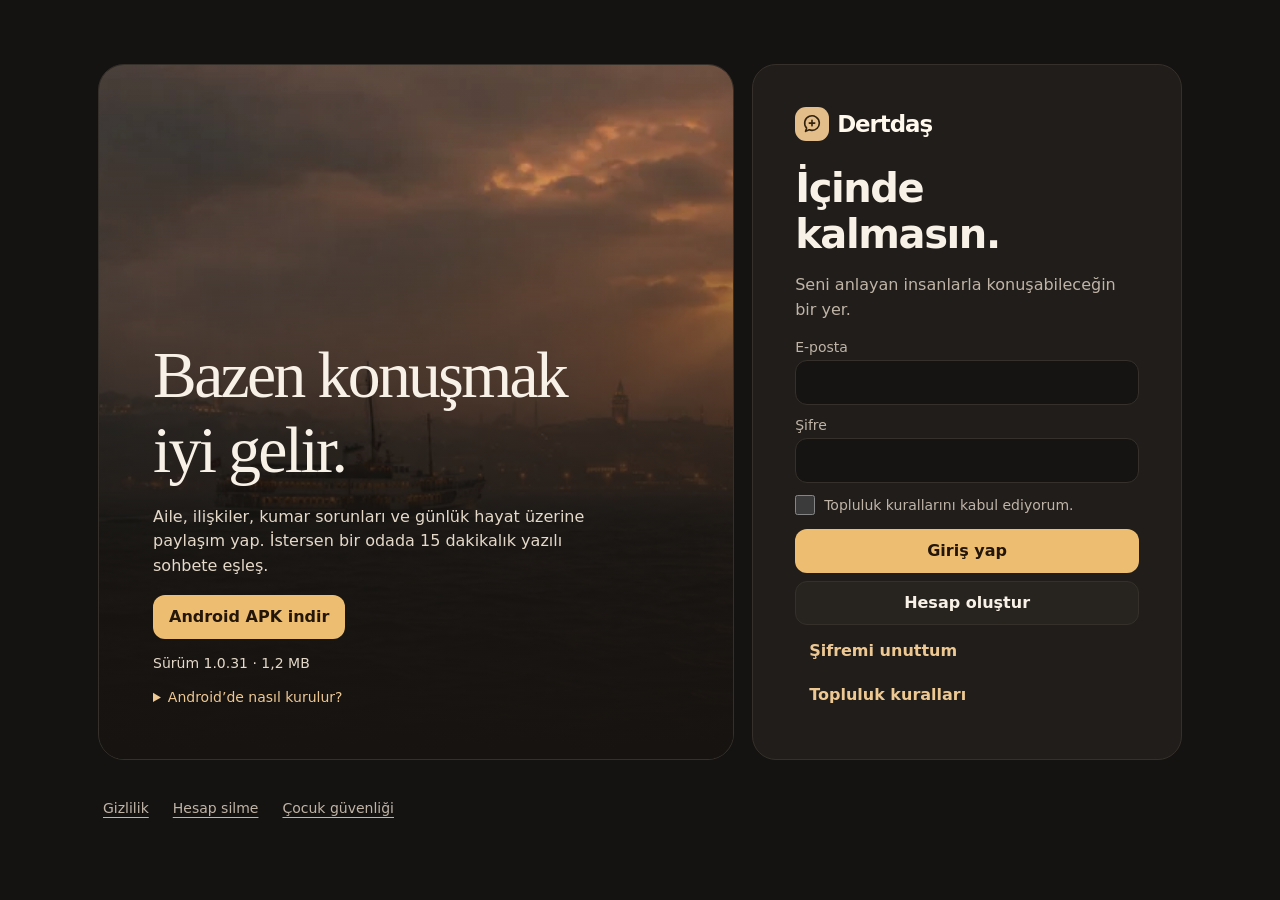
<file: index.html>
<!doctype html>
<html lang="tr">
<head>
  <meta charset="utf-8">
  <meta name="viewport" content="width=device-width, initial-scale=1">
  <meta name="theme-color" content="#151311">
  <meta http-equiv="Content-Security-Policy" content="default-src 'self'; connect-src 'self' https://identitytoolkit.googleapis.com https://securetoken.googleapis.com https://firestore.googleapis.com https://europe-west1-dertdasv2.cloudfunctions.net https://dertdas-api.onrender.com; object-src 'none'; base-uri 'none'">
  <title>Dertdaş · İçinde kalmasın</title>
  <meta name="description" content="Dertdaş topluluklarına katıl, bir yazılı sohbete eşleş veya Android uygulamasını indir.">
  <link rel="stylesheet" href="web.css">
  <link rel="stylesheet" href="style.css?v=31">
  <script defer src="config.js"></script>
  <script defer src="app.js"></script>
  <script defer src="rooms.js"></script>
  <script defer src="release.js"></script>
  <script defer src="written.js?v=31"></script>
  <script defer src="journal.js"></script>
</head>
<body>
<svg class="icon-definitions" aria-hidden="true"><symbol id="i-brand" viewBox="0 0 24 24"><path d="M20 11a8 8 0 0 1-8 8 9 9 0 0 1-3-.6L5 20l1.1-3.5A8 8 0 1 1 20 11Z M9 11h6 M12 8v6"/></symbol><symbol id="i-search" viewBox="0 0 24 24"><path d="M17 17l4 4 M19 11a8 8 0 1 1-16 0 8 8 0 0 1 16 0Z"/></symbol><symbol id="i-refresh" viewBox="0 0 24 24"><path d="M20 4v5h-5 M4 12a8 8 0 0 1 14-5l2 2 M20 12a8 8 0 0 1-14 5l-2-2 M4 20v-5h5"/></symbol><symbol id="i-home" viewBox="0 0 24 24"><path d="M3 10 12 3l9 7v9a2 2 0 0 1-2 2h-4v-7H9v7H5a2 2 0 0 1-2-2Z"/></symbol><symbol id="i-community" viewBox="0 0 24 24"><path d="M3 3h7v7H3z M14 3h7v7h-7z M3 14h7v7H3z M14 14h7v7h-7z"/></symbol><symbol id="i-plus" viewBox="0 0 24 24"><path d="M12 5v14 M5 12h14"/></symbol><symbol id="i-chat" viewBox="0 0 24 24"><path d="M20 11.5a8 8 0 0 1-8 8 9 9 0 0 1-3.2-.6L4 20l1.2-4A8 8 0 1 1 20 11.5Z M8.5 11.5h7"/></symbol><symbol id="i-person" viewBox="0 0 24 24"><path d="M16 8a4 4 0 1 1-8 0 4 4 0 0 1 8 0Z M4 21v-1a6 6 0 0 1 6-6h4a6 6 0 0 1 6 6v1"/></symbol><symbol id="i-heart" viewBox="0 0 24 24"><path d="M20.8 8.7c0 4-8.8 9.2-8.8 9.2S3.2 12.7 3.2 8.7a4.4 4.4 0 0 1 8.8-1 4.4 4.4 0 0 1 8.8 1Z"/></symbol><symbol id="i-spark" viewBox="0 0 24 24"><path d="M12 2.8 14.3 9.7 21.2 12 14.3 14.3 12 21.2 9.7 14.3 2.8 12 9.7 9.7Z"/></symbol><symbol id="i-shield" viewBox="0 0 24 24"><path d="M12 3 20 6v5c0 5-4.4 8.6-8 10-3.6-1.4-8-5-8-10V6Z M9 12l2 2 4-4"/></symbol><symbol id="i-work" viewBox="0 0 24 24"><path d="M3 7h18v13H3Z M8 7V4h8v3 M3 12c7 3 11 3 18 0"/></symbol><symbol id="i-edit" viewBox="0 0 24 24"><path d="M13.5 5.5 18.5 10.5 M4 20l4.5-1 11-11a3.5 3.5 0 0 0-5-5l-11 11Z"/></symbol><symbol id="i-journal" viewBox="0 0 24 24"><path d="M5 20V5a2 2 0 0 1 2-2h12v17H7a2 2 0 0 1 0-4h12 M9 7h6 M9 11h4"/></symbol><symbol id="i-wallet" viewBox="0 0 24 24"><path d="M19 8V6a2 2 0 0 0-2-2L5 7a2 2 0 0 0-2 2v9a2 2 0 0 0 2 2h14a2 2 0 0 0 2-2V9H5 M21 13h-5a2 2 0 0 0 0 4h5"/></symbol><symbol id="i-arrow" viewBox="0 0 24 24"><path d="M5 12h14m-6-6 6 6-6 6"/></symbol></svg>
<div class="web-welcome">
  <section class="web-intro" aria-labelledby="welcomeTitle">
    <img class="web-cover" src="bosphorus.webp" alt="" width="1024" height="680">
    <div class="web-intro-copy">
      <h2 id="welcomeTitle">Bazen konuşmak iyi gelir.</h2>
      <p>Aile, ilişkiler, kumar sorunları ve günlük hayat üzerine paylaşım yap. İstersen bir odada 15 dakikalık yazılı sohbete eşleş.</p>
      <a class="web-download" href="Dertdas-V31.apk" download>Android APK indir</a>
      <p class="web-install">Sürüm 1.0.31 · 1,2 MB</p>
      <details class="web-install">
        <summary>Android’de nasıl kurulur?</summary>
        <p>İndirdiğin dosyayı aç. Telefon izin isterse kullandığın tarayıcı için bu kaynaktan yüklemeye izin ver, sonra kurulum ekranına dön.</p>
      </details>
    </div>
  </section>
  <section id="auth" class="auth" aria-label="Dertdaş hesabı">
  <div class="brand"><span class="brand-mark"><svg class="icon" aria-hidden="true"><use href="#i-brand"></use></svg></span>Dertdaş</div>
  <h1 id="authTitle">İçinde kalmasın.</h1>
  <p id="authIntro" class="muted">Seni anlayan insanlarla konuşabileceğin bir yer.</p>
  <form id="authForm">
    <label for="email">E-posta</label>
    <input id="email" type="email" required autocomplete="email">
    <label for="password">Şifre</label>
    <input id="password" type="password" required autocomplete="current-password">
    <label id="termsChoice" class="check"><input id="acceptTerms" type="checkbox"> Topluluk kurallarını kabul ediyorum.</label>
    <button id="login" type="submit" class="primary wide">Giriş yap</button>
    <button id="register" type="submit" class="wide">Hesap oluştur</button>
  </form>
  <div id="verifyEmail" class="card" hidden><p>E-postandaki doğrulama bağlantısını açıp buraya dön.</p><button id="confirmEmail" class="primary">E-postamı doğruladım</button> <button id="resendEmail">Bağlantıyı tekrar gönder</button></div>
  <div class="auth-links"><button id="resetPassword" type="button" class="quiet">Şifremi unuttum</button><button class="quiet rules-button">Topluluk kuralları</button></div>
  <p id="authStatus" class="notice" role="status"></p>
  </section>
  <footer class="web-footer">
    <a href="privacy.html">Gizlilik</a>
    <a href="hesap-silme.html">Hesap silme</a>
    <a href="cocuk-guvenligi.html">Çocuk güvenliği</a>
  </footer>
</div>
<div id="app" hidden>
  <header><div class="header-inner">
    <div class="brand"><span class="brand-mark"><svg class="icon" aria-hidden="true"><use href="#i-brand"></use></svg></span>Dertdaş</div>
    <div class="header-actions">
      <a class="web-app-download" href="Dertdas-V31.apk" download aria-label="Android APK indir">APK indir</a>
      <button id="headerWallet" class="icon-button wallet-button" aria-label="Jeton ve VIP"><svg class="icon" aria-hidden="true"><use href="#i-wallet"></use></svg></button>
      <button id="toggleSearch" class="icon-button" aria-label="Gönderilerde ara" aria-expanded="false" aria-controls="searchPanel"><svg class="icon" aria-hidden="true"><use href="#i-search"></use></svg></button>
      <button id="refresh" class="icon-button" aria-label="Yenile"><svg class="icon" aria-hidden="true"><use href="#i-refresh"></use></svg></button>
    </div>
  </div></header>
  <p id="postConfirmation" class="notice post-confirmation" role="status" aria-live="polite"></p>
  <main id="main">
    <p id="status" class="notice" role="status"></p>
    <section id="feed">
      <div id="searchPanel" class="search-panel" hidden><label class="sr-only" for="search">Gönderilerde ara</label><input id="search" type="search" placeholder="Gönderilerde ara"></div>
      <section class="home-hero" aria-labelledby="homeTitle">
        <h1 id="homeTitle">İçinde<br>kalmasın.</h1>
        <p>İçini dökebileceğin, dinlenebileceğin bir yer.</p>
        <button id="homeWritten" type="button" class="home-chat">
          <svg class="icon" aria-hidden="true"><use href="#i-chat"></use></svg>
          Yazılı sohbet başlat
          <svg class="icon home-arrow" aria-hidden="true"><use href="#i-arrow"></use></svg>
        </button>
      </section>
      <button id="heroCompose" type="button" class="home-share">
        <span class="home-share-icon"><svg class="icon" aria-hidden="true"><use href="#i-edit"></use></svg></span>
        <span>Bir paylaşım yaz</span>
        <svg class="icon home-arrow" aria-hidden="true"><use href="#i-arrow"></use></svg>
      </button>
      <div class="community-heading"><h2>Topluluklar</h2><button class="text-button" data-tab="communities">Tümünü gör <svg class="icon" aria-hidden="true"><use href="#i-arrow"></use></svg></button></div>
      <div id="chips" class="chips" aria-label="Topluluklar"></div>
      <div class="feed-heading"><h2>Akış</h2><button id="unanswered" aria-pressed="false">Cevap bekleyenler</button></div>
      <div id="posts" aria-live="polite"></div>
    </section>
    <section id="communities" hidden><h1>Topluluklar</h1><div id="communityList" class="grid"></div></section>
    <section id="room" hidden>
      <div class="room-nav"><button id="roomBack">‹ Akış</button><span id="roomName"></span><span id="roomMark" aria-hidden="true"></span></div>
      <div class="room-hero"><h1 id="roomTitle"></h1><p id="roomIntro"></p><button id="shareRoom" hidden>Odayı paylaş</button></div>
      <article class="room-panel counter-panel" id="recoveryCounter" hidden>
        <div class="room-panel-heading"><h2>Kumarsız zaman</h2><span>Bu cihaza özel</span></div>
        <div class="counter-values"><div><strong id="recoveryDays">0</strong><span>gün</span></div><div><strong id="recoveryHours">0</strong><span>saat</span></div></div>
        <p id="recoveryStartDate" class="recovery-start" hidden></p>
        <div class="counter-actions"><button id="recoveryEdit">Sayacı başlat</button><button id="recoveryClear" class="quiet" hidden>Sıfırla</button></div>
      </article>
      <article class="room-panel written-panel">
        <div class="room-panel-heading"><h2>Yazılı sohbet</h2></div>
        <p>15 dakika · Günde ilk görüşme ücretsiz. Sonrasında 25 jeton veya bir VIP yazılı görüşme hakkı.</p>
        <div class="match-roles"><button id="writtenStart">Eşleşme ara</button><button id="writtenCancel" hidden>Aramayı iptal et</button><button id="writtenJoin" hidden>Görüşmeye katıl</button><button id="writtenWallet" hidden>Mağazayı aç</button><button id="writtenFavorites" type="button">Favoriler</button></div>
        <p id="writtenSearchStatus" class="match-status" role="status"></p>
      </article>
      <article id="roomTool" class="room-panel" hidden></article>
      <details id="vipRoomGuide" class="room-guide room-content" hidden>
        <summary id="vipRoomGuideTitle"></summary>
        <p id="vipRoomGuideStatus" role="status"></p>
        <ol id="vipRoomGuideSteps" hidden></ol>
        <button id="roomVipShop" hidden>VIP üyeliği incele</button>
      </details>
      <div class="room-content"><h2>Oda rehberi</h2><div id="roomGuides"></div></div>
      <div class="room-content"><h2>Bir yerden başla</h2><button id="roomPrompt" class="room-prompt"></button></div>
      <div class="room-post-heading"><h2>Oda paylaşımları</h2><button id="roomCompose">Yaz</button></div>
      <p id="roomPostStatus" class="match-status" role="status"></p>
      <div id="roomPosts" aria-live="polite"></div>
    </section>
    <section id="journal" hidden aria-labelledby="journalTitle">
      <header class="journal-header">
        <span class="journal-mark" aria-hidden="true"><svg class="icon"><use href="#i-journal"></use></svg></span>
        <div><h1 id="journalTitle">Günlüğüm</h1><p>Notların yalnızca bu cihazda saklanır.</p></div>
      </header>
      <form id="journalForm" class="card journal-form">
        <label id="journalLabel" for="journalText">Bugün aklında ne var?</label>
        <textarea id="journalText" rows="5" maxlength="5000" required placeholder="İçinden geçenleri yaz…"></textarea>
        <div class="journal-actions">
          <button id="journalSave" type="submit" class="primary">Notu kaydet</button>
          <button id="journalCancel" type="button" class="quiet" hidden>Vazgeç</button>
        </div>
      </form>
      <p id="journalStatus" class="notice" role="status"></p>
      <h2 class="journal-list-title">Geçmiş notlar</h2>
      <div id="journalEntries"></div>
    </section>
    <section id="profile" hidden aria-labelledby="profileName">
      <div class="profile-hero">
        <span id="profileAvatar" class="avatar" aria-hidden="true"></span>
        <div><p>Profilim</p><h1 id="profileName"></h1></div>
      </div>
      <section class="card profile-card" aria-labelledby="profileDetails">
        <h2 id="profileDetails">Profil bilgileri</h2>
        <form id="profileForm">
          <label for="nick">Görünen ad</label>
          <div class="profile-field"><input id="nick" minlength="2" maxlength="24" required><button>Kaydet</button></div>
          <p id="profileNameStatus" class="notice profile-status" role="status"></p>
        </form>
        <form id="handleForm">
          <label for="handle">Kullanıcı adı</label>
          <div class="profile-field"><input id="handle" pattern="[a-zA-Z0-9_]{3,24}" maxlength="24" placeholder="kullanici_adin" aria-describedby="handleHint" required><button>Kaydet</button></div>
          <small id="handleHint">Hesabın için benzersiz bir kullanıcı adı seç.</small>
          <p id="profileHandleStatus" class="notice profile-status" role="status"></p>
        </form>
      </section>
      <section class="card profile-card" aria-labelledby="profileInterests">
        <h2 id="profileInterests">İlgilendiğin odalar</h2>
        <p class="profile-hint">Seçtiğin odaların paylaşımları akışta öne çıkar.</p>
        <div id="topicPreferences"></div>
      </section>
      <div class="profile-shortcuts">
        <button id="openWallet"><svg class="icon" aria-hidden="true"><use href="#i-wallet"></use></svg>Jeton ve VIP</button>
        <button id="openActivity"><svg class="icon" aria-hidden="true"><use href="#i-chat"></use></svg>Bildirimler</button>
      </div>
      <section class="card profile-card profile-account" aria-labelledby="profilePrivacy">
        <h2 id="profilePrivacy">Gizlilik ve hesap</h2>
        <label class="check"><input id="replyNotices" type="checkbox" checked> Gönderi yanıtlarını bildirimlerde göster</label>
        <button id="openPrivacy">Gizlilik politikası</button><div id="blockedList"></div>
        <div class="profile-account-actions"><button class="quiet rules-button">Topluluk kuralları</button><button id="requestDelete" class="quiet danger">Hesap silme talebi</button></div>
      </section>
      <button id="moderate" hidden>Moderasyon paneli</button>
      <button id="logout" class="quiet">Çıkış yap</button>
    </section>
    <section id="moderation" hidden><h1>Moderasyon</h1><div id="reportList"></div></section>
    <section id="deletion" hidden>
      <h1>Hesap silme talebi</h1>
      <div class="card"><p>Talep, hesabının ve hesabına bağlı profil, paylaşım, yorum ve mesaj verilerinin silinmesi için incelemeye gönderilir.</p><button id="confirmDelete" class="danger">Silme talebini gönder</button></div>
      <button id="cancelDelete">Geri dön</button>
    </section>
  </main>
  <nav id="nav" aria-label="Ana menü">
    <button data-tab="feed"><svg class="icon" aria-hidden="true"><use href="#i-home"></use></svg><span>Akış</span></button>
    <button data-tab="communities"><svg class="icon" aria-hidden="true"><use href="#i-community"></use></svg><span>Topluluklar</span></button>
    <button id="compose"><span class="nav-compose"><svg class="icon" aria-hidden="true"><use href="#i-plus"></use></svg></span><span>Paylaş</span></button>
    <button data-tab="journal"><svg class="icon" aria-hidden="true"><use href="#i-journal"></use></svg><span>Günlük</span></button>
    <button data-tab="profile"><svg class="icon" aria-hidden="true"><use href="#i-person"></use></svg><span>Profil</span></button>
  </nav>
</div>
<dialog id="recoveryDialog">
  <form id="recoveryForm">
    <h2>Kumarsız zaman başlangıcı</h2>
    <p>Sayacın başlangıç tarihi yalnızca bu cihazda saklanır.</p>
    <label for="recoveryDate">Başlangıç tarihi ve saati</label>
    <input id="recoveryDate" type="datetime-local" required>
    <p class="notice" id="recoveryError" role="status"></p>
    <div class="row"><button type="button" data-close="recoveryDialog">Vazgeç</button><button class="primary">Kaydet</button></div>
  </form>
</dialog>
<dialog id="composer">
  <form id="postForm">
    <h2>Yeni paylaşım</h2>
    <label for="category">Topluluk</label><select id="category"></select>
    <label for="postText">Paylaşımın</label><textarea id="postText" rows="5" maxlength="1000" required placeholder="Bugün aklında ne var?"></textarea>
    <p id="composeStatus" class="notice" role="status"></p>
    <div class="row"><button type="button" id="composeCancel" data-close="composer">Vazgeç</button><button class="primary">Paylaş</button></div>
  </form>
</dialog>
<dialog id="feedback">
  <form id="feedbackForm">
    <h2 id="feedbackTitle"></h2><p id="feedbackText"></p>
    <label id="reasonLabel" for="reason">Bildirme nedeni</label>
    <textarea id="reason" maxlength="500" rows="3"></textarea>
    <p id="feedbackStatus" class="notice" role="status"></p>
    <div class="row"><button type="button" data-close="feedback">Vazgeç</button><button id="feedbackOK" class="primary">Onayla</button></div>
  </form>
</dialog>
<dialog id="rules">
  <h2>Topluluk kuralları</h2>
  <p>İnsanlara saygılı davran. Tehdit, taciz, nefret söylemi, cinsel içerik, dolandırıcılık, spam ve kumar reklamları yasaktır.</p>
  <p>Başkasının kimlik ve iletişim bilgilerini paylaşma. Kendi adresini, telefonunu ve benzeri özel bilgilerini de gönderilerden uzak tut.</p>
  <p>Gönderileri, yorumları ve kullanıcıları bildirebilirsin. Moderatörler içerikleri kaldırabilir ve hesapların erişimini durdurabilir.</p>
  <form method="dialog"><button class="primary">Kapat</button></form>
</dialog>
<dialog id="termsGate">
  <h2>Topluluk kuralları</h2>
  <p>Devam etmek için Dertdaş topluluk kurallarını kabul et.</p>
  <button class="quiet rules-button wide">Kuralları oku</button>
  <p id="termsStatus" class="notice" role="status"></p>
  <div class="row"><button id="termsExit">Çıkış yap</button><button id="termsAccept" class="primary">Kabul et</button></div>
</dialog>
  <dialog id="activityDialog"><div class="split"><h2>Bildirimler</h2><button id="closeActivity">Kapat</button></div>
    <p id="activityStatus" role="status"></p><div id="activityRows"></div>
  </dialog>
  <dialog id="privacyDialog"><div class="split"><h2>Gizlilik politikası</h2><button id="closePrivacy">Kapat</button></div>
    <div id="privacyText"></div>
  </dialog>
  <dialog id="walletDialog" aria-labelledby="shopTitle">
    <div class="split shop-top"><h2 id="shopTitle">Jeton ve VIP</h2><button id="closeWallet" aria-label="Kapat">Kapat</button></div>
    <section class="wallet-summary" aria-labelledby="walletBalanceTitle">
      <h3 id="walletBalanceTitle">Jeton bakiyen</h3>
      <div class="wallet-total" aria-live="polite">
        <strong id="walletBalance">—</strong><span id="walletUnit" hidden>jeton</span>
      </div>
      <p id="walletBalanceStatus" class="wallet-note" role="status"></p>
      <p id="walletVipSummary" class="wallet-note" hidden></p>
    </section>
    <p id="paymentStatus" class="shop-notice" role="status"></p>
    <section class="vip-plans" aria-label="VIP üyelikler">
      <p>VIP paketleri ve ek görüşme hakları.</p>
      <div id="vipPlans"></div>
    </section>
    <section class="shop-products" aria-labelledby="shopPackagesTitle">
      <h3 id="shopPackagesTitle">Jeton paketleri</h3>
      <p>Yazılı görüşmeler ve oda özellikleri için.</p>
      <div id="walletProducts"></div>
    </section>
    <button id="shopSignIn" class="primary" hidden>Giriş yap</button>
    <button id="syncPlay" hidden>Bakiyeyi yenile</button>
    <details id="walletActivity" hidden><summary>Jeton hareketleri</summary><div id="walletHistory"></div></details>
  </dialog>
  <dialog id="decisionSheet" aria-labelledby="decisionTitle" aria-describedby="decisionInfo">
    <form method="dialog">
      <header class="decision-header">
        <span class="decision-mark" id="decisionMark" aria-hidden="true">↗</span>
        <div><h2 id="decisionTitle"></h2><p id="decisionInfo"></p></div>
      </header>
      <ul id="decisionDetails" hidden></ul>
      <footer class="decision-actions">
        <button id="decisionCancel" value="cancel" autofocus>Vazgeç</button>
        <button id="decisionConfirm" class="primary" value="confirm">Devam et</button>
      </footer>
    </form>
  </dialog>
  <dialog id="writtenDialog" aria-labelledby="writtenTitle">
    <div class="chat-top">
      <span id="writtenAvatar" class="chat-avatar" aria-hidden="true">D</span>
      <div class="chat-heading">
        <h2 id="writtenTitle">Yazılı sohbet</h2>
        <p id="writtenRoom"></p>
      </div>
      <p id="writtenClock" aria-label="Kalan süre" hidden></p>
      <details id="writtenMenu" class="chat-menu">
        <summary aria-label="Sohbet seçenekleri">⋯</summary>
        <div>
          <button id="writtenReport" type="button">Bildir</button>
          <button id="writtenBlock" type="button">Engelle</button>
          <button id="writtenEnd" type="button" class="danger">Sohbeti bitir</button>
        </div>
      </details>
    </div>
    <div id="writtenActions" class="chat-actions" hidden>
      <button id="writtenExtend" type="button"><span aria-hidden="true">◷</span> Uzat</button>
      <button id="writtenFavorite" type="button" aria-pressed="false"><span aria-hidden="true">☆</span> Favori</button>
      <button id="writtenGift" type="button" aria-expanded="false" aria-controls="writtenGifts"><span aria-hidden="true">✦</span> Hediye</button>
    </div>
    <div id="writtenOffer" class="chat-offer" hidden>
      <p id="writtenOfferText"></p>
      <div id="writtenOfferActions" hidden><button id="writtenDecline" type="button">Reddet</button><button id="writtenAccept" type="button" class="primary">Kabul et</button></div>
    </div>
    <p id="writtenStatus" role="status"></p>
    <div id="writtenItems" role="log" aria-label="Görüşme mesajları" aria-live="polite" aria-relevant="additions"></div>
    <section id="writtenGifts" class="chat-gifts" aria-labelledby="writtenGiftsTitle" hidden>
      <div class="split"><h3 id="writtenGiftsTitle">Bir hediye seç</h3><button id="writtenGiftsClose" type="button" aria-label="Hediyeleri kapat">×</button></div>
      <div id="writtenGiftList"></div>
    </section>
    <form id="writtenForm" hidden>
      <input id="writtenText" maxlength="1000" required aria-label="Mesaj" placeholder="Mesaj yaz…" autocomplete="off">
      <button class="primary" aria-label="Mesajı gönder"><span aria-hidden="true">↑</span></button>
    </form>
  </dialog>
  <dialog id="writtenFavoritesDialog" aria-labelledby="writtenFavoritesTitle">
    <div class="split"><h2 id="writtenFavoritesTitle">Favori sohbet arkadaşları</h2><button id="writtenFavoritesClose" type="button">Kapat</button></div>
    <p id="writtenFavoritesStatus" role="status"></p>
    <div id="writtenFavoritesList"></div>
  </dialog>
</body>
</html>
</file>
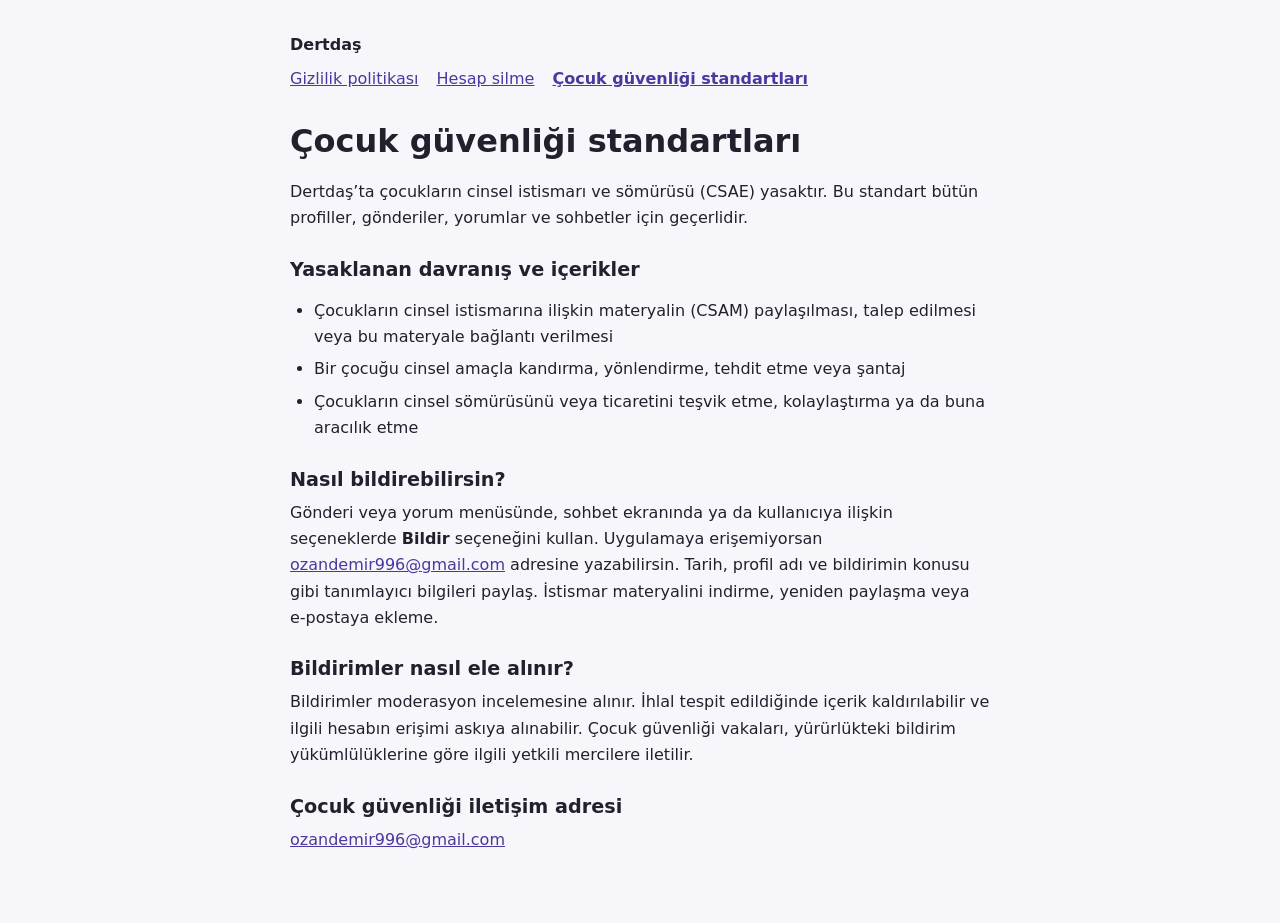
<file: cocuk-guvenligi.html>
<!doctype html>
<html lang="tr">
<head>
<meta charset="utf-8">
<meta name="viewport" content="width=device-width, initial-scale=1">
<title>Dertdaş · Çocuk güvenliği standartları</title>
<style>
  :root { color-scheme: light; font-family: system-ui, sans-serif; color: #20212c; background: #f7f7fb; }
  body { margin: 0; }
  main { max-width: 700px; margin: 0 auto; padding: 32px 20px 56px; line-height: 1.65; overflow-wrap: anywhere; }
  nav { display: flex; flex-wrap: wrap; gap: 8px 18px; margin: 8px 0 28px; }
  a { color: #4d36a0; }
  [aria-current] { font-weight: 650; }
  h1, h2 { line-height: 1.25; }
  h1 { margin: 0 0 18px; }
  h2 { margin: 26px 0 8px; font-size: 1.2rem; }
  p { margin: 0 0 14px; }
  ul, ol { padding-left: 1.5em; }
  li { margin-bottom: 6px; }
</style>
</head>
<body>
<main>
<header><strong>Dertdaş</strong>
<nav aria-label="Dertdaş politikaları"><a href="privacy.html">Gizlilik politikası</a> <a href="hesap-silme.html">Hesap silme</a> <a href="cocuk-guvenligi.html" aria-current="page">Çocuk güvenliği standartları</a></nav></header>
<h1>Çocuk güvenliği standartları</h1>
<p>Dertdaş’ta çocukların cinsel istismarı ve sömürüsü (CSAE) yasaktır. Bu standart bütün profiller, gönderiler, yorumlar ve sohbetler için geçerlidir.</p>
<h2>Yasaklanan davranış ve içerikler</h2>
<ul>
  <li>Çocukların cinsel istismarına ilişkin materyalin (CSAM) paylaşılması, talep edilmesi veya bu materyale bağlantı verilmesi</li>
  <li>Bir çocuğu cinsel amaçla kandırma, yönlendirme, tehdit etme veya şantaj</li>
  <li>Çocukların cinsel sömürüsünü veya ticaretini teşvik etme, kolaylaştırma ya da buna aracılık etme</li>
</ul>
<h2>Nasıl bildirebilirsin?</h2>
<p>Gönderi veya yorum menüsünde, sohbet ekranında ya da kullanıcıya ilişkin seçeneklerde <strong>Bildir</strong> seçeneğini kullan. Uygulamaya erişemiyorsan <a href="mailto:ozandemir996@gmail.com?subject=Dertda%C5%9F%20%C3%A7ocuk%20g%C3%BCvenli%C4%9Fi%20bildirimi">ozandemir996@gmail.com</a> adresine yazabilirsin. Tarih, profil adı ve bildirimin konusu gibi tanımlayıcı bilgileri paylaş. İstismar materyalini indirme, yeniden paylaşma veya e-postaya ekleme.</p>
<h2>Bildirimler nasıl ele alınır?</h2>
<p>Bildirimler moderasyon incelemesine alınır. İhlal tespit edildiğinde içerik kaldırılabilir ve ilgili hesabın erişimi askıya alınabilir. Çocuk güvenliği vakaları, yürürlükteki bildirim yükümlülüklerine göre ilgili yetkili mercilere iletilir.</p>
<h2>Çocuk güvenliği iletişim adresi</h2>
<p><a href="mailto:ozandemir996@gmail.com?subject=Dertda%C5%9F%20%C3%A7ocuk%20g%C3%BCvenli%C4%9Fi%20bildirimi">ozandemir996@gmail.com</a></p>
</main>
</body>
</html>
</file>
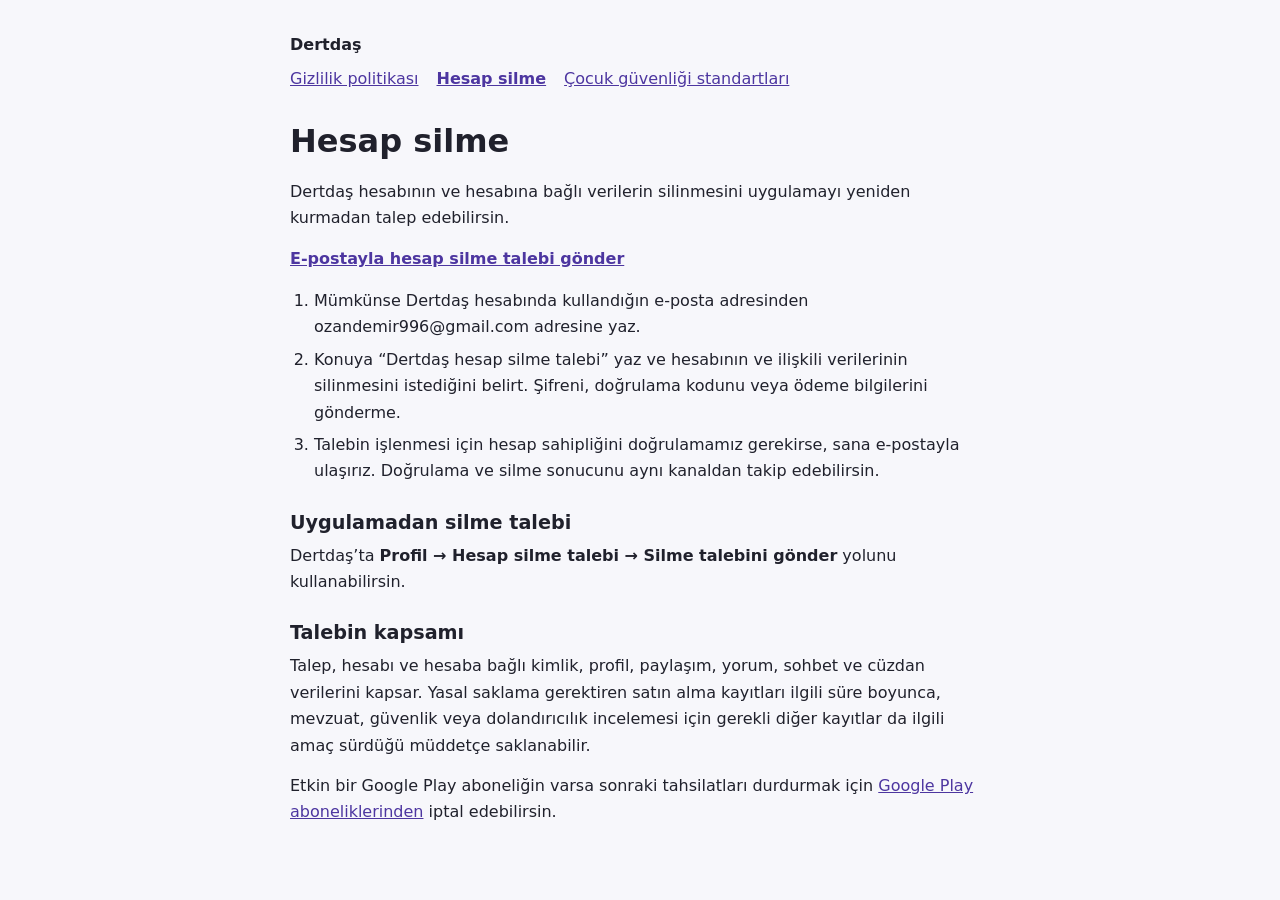
<file: hesap-silme.html>
<!doctype html>
<html lang="tr">
<head>
<meta charset="utf-8">
<meta name="viewport" content="width=device-width, initial-scale=1">
<title>Dertdaş · Hesap silme</title>
<style>
  :root { color-scheme: light; font-family: system-ui, sans-serif; color: #20212c; background: #f7f7fb; }
  body { margin: 0; }
  main { max-width: 700px; margin: 0 auto; padding: 32px 20px 56px; line-height: 1.65; overflow-wrap: anywhere; }
  nav { display: flex; flex-wrap: wrap; gap: 8px 18px; margin: 8px 0 28px; }
  a { color: #4d36a0; }
  [aria-current] { font-weight: 650; }
  h1, h2 { line-height: 1.25; }
  h1 { margin: 0 0 18px; }
  h2 { margin: 26px 0 8px; font-size: 1.2rem; }
  p { margin: 0 0 14px; }
  ul, ol { padding-left: 1.5em; }
  li { margin-bottom: 6px; }
</style>
</head>
<body>
<main>
<header><strong>Dertdaş</strong>
<nav aria-label="Dertdaş politikaları"><a href="privacy.html">Gizlilik politikası</a> <a href="hesap-silme.html" aria-current="page">Hesap silme</a> <a href="cocuk-guvenligi.html">Çocuk güvenliği standartları</a></nav></header>
<h1>Hesap silme</h1>
<p>Dertdaş hesabının ve hesabına bağlı verilerin silinmesini uygulamayı yeniden kurmadan talep edebilirsin.</p>
<p><strong><a href="mailto:ozandemir996@gmail.com?subject=Dertda%C5%9F%20hesap%20silme%20talebi">E-postayla hesap silme talebi gönder</a></strong></p>
<ol>
  <li>Mümkünse Dertdaş hesabında kullandığın e-posta adresinden ozandemir996@gmail.com adresine yaz.</li>
  <li>Konuya “Dertdaş hesap silme talebi” yaz ve hesabının ve ilişkili verilerinin silinmesini istediğini belirt. Şifreni, doğrulama kodunu veya ödeme bilgilerini gönderme.</li>
  <li>Talebin işlenmesi için hesap sahipliğini doğrulamamız gerekirse, sana e-postayla ulaşırız. Doğrulama ve silme sonucunu aynı kanaldan takip edebilirsin.</li>
</ol>
<h2>Uygulamadan silme talebi</h2>
<p>Dertdaş’ta <strong>Profil → Hesap silme talebi → Silme talebini gönder</strong> yolunu kullanabilirsin.</p>
<h2>Talebin kapsamı</h2>
<p>Talep, hesabı ve hesaba bağlı kimlik, profil, paylaşım, yorum, sohbet ve cüzdan verilerini kapsar. Yasal saklama gerektiren satın alma kayıtları ilgili süre boyunca, mevzuat, güvenlik veya dolandırıcılık incelemesi için gerekli diğer kayıtlar da ilgili amaç sürdüğü müddetçe saklanabilir.</p>
<p>Etkin bir Google Play aboneliğin varsa sonraki tahsilatları durdurmak için <a href="https://play.google.com/store/account/subscriptions">Google Play aboneliklerinden</a> iptal edebilirsin.</p>
</main>
</body>
</html>
</file>
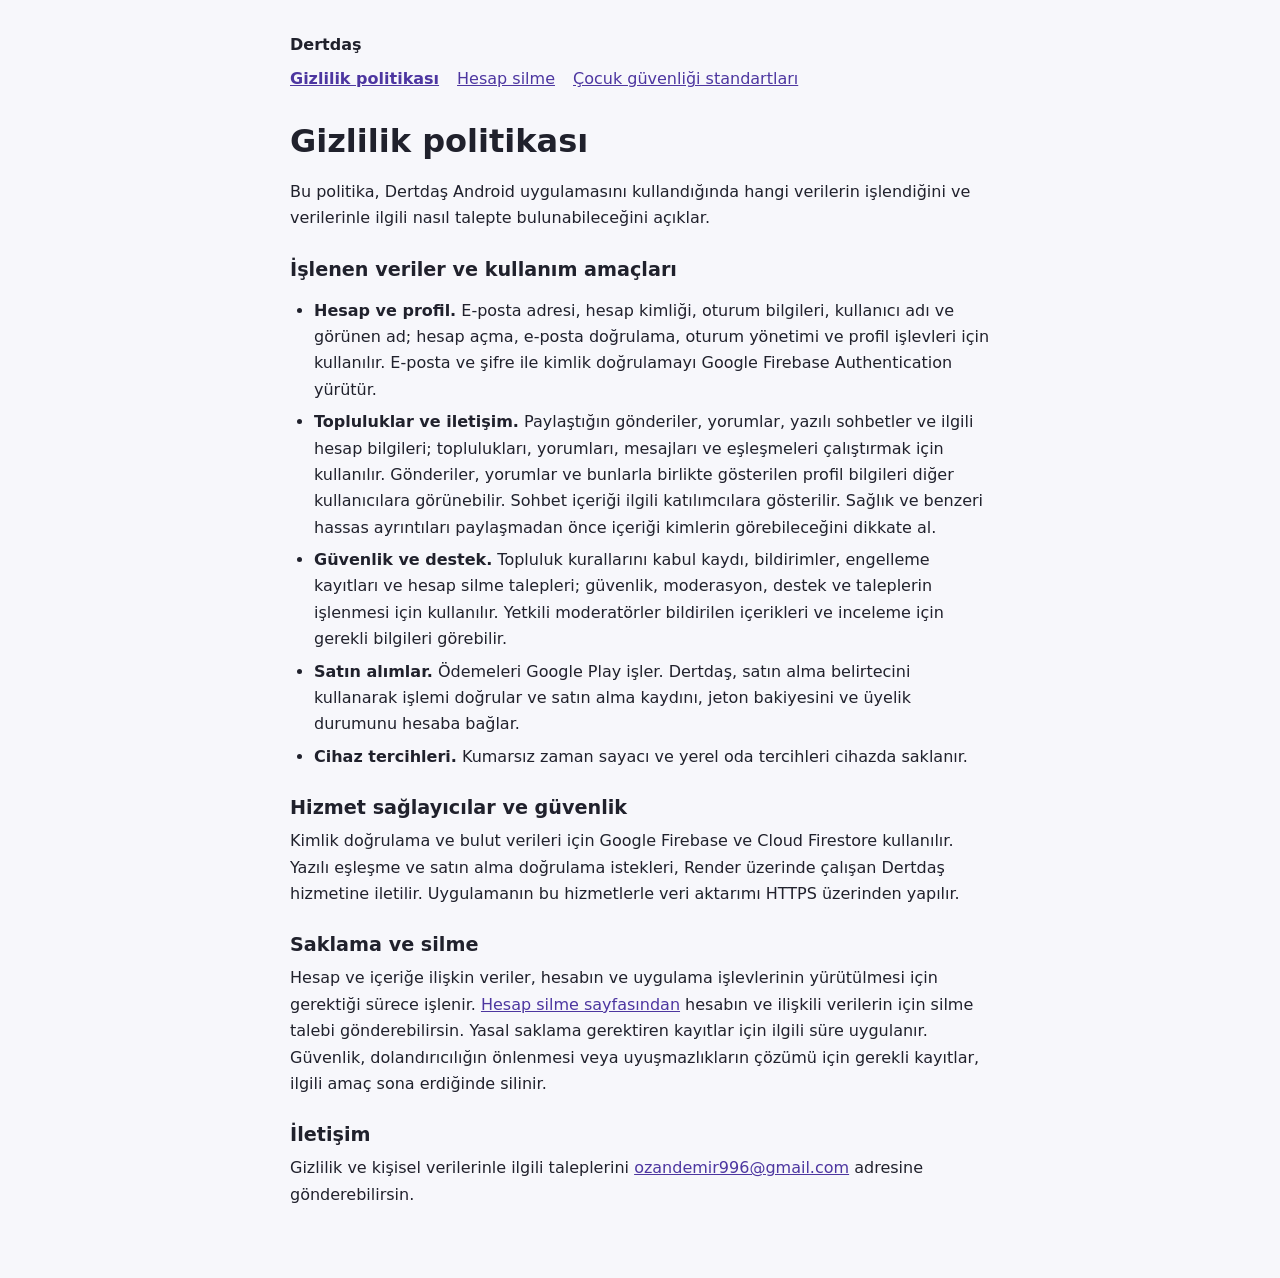
<file: privacy.html>
<!doctype html>
<html lang="tr">
<head>
<meta charset="utf-8">
<meta name="viewport" content="width=device-width, initial-scale=1">
<title>Dertdaş · Gizlilik politikası</title>
<style>
  :root { color-scheme: light; font-family: system-ui, sans-serif; color: #20212c; background: #f7f7fb; }
  body { margin: 0; }
  main { max-width: 700px; margin: 0 auto; padding: 32px 20px 56px; line-height: 1.65; overflow-wrap: anywhere; }
  nav { display: flex; flex-wrap: wrap; gap: 8px 18px; margin: 8px 0 28px; }
  a { color: #4d36a0; }
  [aria-current] { font-weight: 650; }
  h1, h2 { line-height: 1.25; }
  h1 { margin: 0 0 18px; }
  h2 { margin: 26px 0 8px; font-size: 1.2rem; }
  p { margin: 0 0 14px; }
  ul, ol { padding-left: 1.5em; }
  li { margin-bottom: 6px; }
</style>
</head>
<body>
<main>
<header><strong>Dertdaş</strong>
<nav aria-label="Dertdaş politikaları"><a href="privacy.html" aria-current="page">Gizlilik politikası</a> <a href="hesap-silme.html">Hesap silme</a> <a href="cocuk-guvenligi.html">Çocuk güvenliği standartları</a></nav></header>
<h1>Gizlilik politikası</h1>
<p>Bu politika, Dertdaş Android uygulamasını kullandığında hangi verilerin işlendiğini ve verilerinle ilgili nasıl talepte bulunabileceğini açıklar.</p>
<h2>İşlenen veriler ve kullanım amaçları</h2>
<ul>
  <li><strong>Hesap ve profil.</strong> E-posta adresi, hesap kimliği, oturum bilgileri, kullanıcı adı ve görünen ad; hesap açma, e-posta doğrulama, oturum yönetimi ve profil işlevleri için kullanılır. E-posta ve şifre ile kimlik doğrulamayı Google Firebase Authentication yürütür.</li>
  <li><strong>Topluluklar ve iletişim.</strong> Paylaştığın gönderiler, yorumlar, yazılı sohbetler ve ilgili hesap bilgileri; toplulukları, yorumları, mesajları ve eşleşmeleri çalıştırmak için kullanılır. Gönderiler, yorumlar ve bunlarla birlikte gösterilen profil bilgileri diğer kullanıcılara görünebilir. Sohbet içeriği ilgili katılımcılara gösterilir. Sağlık ve benzeri hassas ayrıntıları paylaşmadan önce içeriği kimlerin görebileceğini dikkate al.</li>
  <li><strong>Güvenlik ve destek.</strong> Topluluk kurallarını kabul kaydı, bildirimler, engelleme kayıtları ve hesap silme talepleri; güvenlik, moderasyon, destek ve taleplerin işlenmesi için kullanılır. Yetkili moderatörler bildirilen içerikleri ve inceleme için gerekli bilgileri görebilir.</li>
  <li><strong>Satın alımlar.</strong> Ödemeleri Google Play işler. Dertdaş, satın alma belirtecini kullanarak işlemi doğrular ve satın alma kaydını, jeton bakiyesini ve üyelik durumunu hesaba bağlar.</li>
  <li><strong>Cihaz tercihleri.</strong> Kumarsız zaman sayacı ve yerel oda tercihleri cihazda saklanır.</li>
</ul>
<h2>Hizmet sağlayıcılar ve güvenlik</h2>
<p>Kimlik doğrulama ve bulut verileri için Google Firebase ve Cloud Firestore kullanılır. Yazılı eşleşme ve satın alma doğrulama istekleri, Render üzerinde çalışan Dertdaş hizmetine iletilir. Uygulamanın bu hizmetlerle veri aktarımı HTTPS üzerinden yapılır.</p>
<h2>Saklama ve silme</h2>
<p>Hesap ve içeriğe ilişkin veriler, hesabın ve uygulama işlevlerinin yürütülmesi için gerektiği sürece işlenir. <a href="hesap-silme.html">Hesap silme sayfasından</a> hesabın ve ilişkili verilerin için silme talebi gönderebilirsin. Yasal saklama gerektiren kayıtlar için ilgili süre uygulanır. Güvenlik, dolandırıcılığın önlenmesi veya uyuşmazlıkların çözümü için gerekli kayıtlar, ilgili amaç sona erdiğinde silinir.</p>
<h2>İletişim</h2>
<p>Gizlilik ve kişisel verilerinle ilgili taleplerini <a href="mailto:ozandemir996@gmail.com?subject=Dertda%C5%9F%20gizlilik%20talebi">ozandemir996@gmail.com</a> adresine gönderebilirsin.</p>
</main>
</body>
</html>
</file>
<file: web.css>
.web-welcome:has(#auth[hidden]) { display: none; }
.web-welcome { max-width: 1160px; margin: 0 auto; padding: clamp(18px, 5vw, 70px) clamp(16px, 4vw, 38px) 28px; }
.web-intro { position: relative; overflow: hidden; display: flex; align-items: end; min-height: 310px; border-radius: 26px; border: 1px solid var(--border); background: #29231b; isolation: isolate; }
.web-cover { position: absolute; z-index: -2; width: 100%; height: 100%; inset: 0; object-fit: cover; object-position: 52% 40%; }
.web-intro::before { position: absolute; z-index: -1; inset: 0; content: ""; background: linear-gradient(180deg, #17131015 10%, #171310e8 70%, #171310 100%); }
.web-intro-copy { padding: clamp(22px, 5vw, 54px); max-width: 36rem; }
.web-intro h2 { font-family: Georgia, serif; font-size: clamp(2.15rem, 6vw, 4.1rem); font-weight: 500; letter-spacing: -.04em; }
.web-intro p { color: #e5d9c9; }
.web-download, .web-app-download { display: inline-flex; align-items: center; min-height: 44px; padding: 9px 16px; font-weight: 700; text-decoration: none; border-radius: 12px; color: #24170a; background: var(--primary); }
.web-app-download { font-size: .875rem; padding-inline: 10px; white-space: nowrap; }
.web-install, .web-footer { font-size: .875rem; }
.web-install summary { cursor: pointer; color: var(--accent); }
.web-welcome .auth { padding: 24px; margin: 12px 0 0; width: 100%; max-width: none; border: 1px solid var(--border); border-radius: 24px; background: var(--surface); }
.web-footer { display: flex; flex-wrap: wrap; gap: 12px 24px; padding: 22px 5px 0; }
.web-footer a { color: var(--muted); text-underline-offset: 4px; }
@media (min-width: 800px) {
  .web-welcome { display: grid; grid-template-columns: minmax(0, 1.48fr) minmax(0, 1fr); gap: 18px; }
  .web-welcome .auth { margin: 0; padding: 42px; align-content: center; }
  .web-footer { grid-column: 1 / -1; }
}
@media (max-width: 370px) { .web-app-download { display: none; } }
</file>
<file: style.css>
:root {
  color-scheme: dark;
  --bg: #10100f;
  --surface: #191817;
  --border: #36312b;
  --text: #f7f2eb;
  --muted: #bcb2a7;
  --accent: #efc67e;
  --primary: #edbd71;
  font: 16px Roboto, system-ui, sans-serif;
}
* { box-sizing: border-box; }
[hidden] { display: none !important; }
body { margin: 0; background: var(--bg); color: var(--text); }
button, input, textarea, select { font: inherit; }
button { min-height: 44px; padding: 9px 13px; border: 1px solid var(--border); border-radius: 12px; color: inherit; background: #27231e; cursor: pointer; font-weight: 650; }
button:disabled { opacity: .55; cursor: wait; }
button.quiet { background: transparent; border-color: transparent; color: var(--accent); }
button.primary { background: var(--primary); border-color: transparent; color: #231608; }
button.danger { color: #ffc1ce; }
:focus-visible { outline: 2px solid var(--accent); outline-offset: 2px; }
input, textarea, select { width: 100%; min-height: 45px; margin: 5px 0 12px; padding: 11px 12px; color: inherit; background: #151412; border: 1px solid var(--border); border-radius: 12px; }
textarea { resize: vertical; }
label { display: block; color: var(--muted); font-size: .875rem; }
h1, h2, h3 { line-height: 1.15; margin: 0 0 12px; }
h1 { font-size: clamp(1.8rem, 7vw, 2.5rem); letter-spacing: -.035em; }
h2 { font-size: 1.18rem; }
p { line-height: 1.55; overflow-wrap: anywhere; }
.muted, small { color: var(--muted); }
.auth { width: min(100%, 420px); margin: min(12vh, 100px) auto 0; padding: 22px; }
.auth h1 { margin-top: 24px; }
.check { display: flex; align-items: center; gap: 9px; margin: 0 0 10px; }
.check input { width: 20px; min-height: 20px; margin: 0; accent-color: var(--primary); }
.wide { width: 100%; margin: 4px 0; }
#app { display: flex; flex-direction: column; height: 100vh; height: 100dvh; }
.card { background: var(--surface); border: 1px solid var(--border); border-radius: 18px; padding: 16px; margin-bottom: 12px; }
.post-text { white-space: pre-wrap; margin: 13px 0; }
.grid { display: grid; grid-template-columns: repeat(2, minmax(0, 1fr)); gap: 10px; }
.grid button { min-height: 100px; text-align: start; padding: 15px; background: linear-gradient(145deg,#352717,var(--surface)); }
.grid b { display: block; font-size: 1.5rem; color: var(--accent); margin-bottom: 8px; }
.avatar { flex: none; display: inline-grid; place-items: center; width: 40px; height: 40px; border-radius: 15px; background: #513820; color: #ffe0aa; font-weight: 750; }
.who { display: flex; align-items: center; gap: 10px; overflow-wrap: anywhere; }
.who small { display: block; }
.split, .row { display: flex; align-items: center; justify-content: space-between; gap: 8px; }
.row input { margin: 0; min-width: 0; }
.actions { display: flex; align-items: center; flex-wrap: wrap; margin: 10px -6px -4px; border-top: 1px solid var(--border); }
.actions button { padding-inline: 7px; font-size: .8rem; }
.comment { border-top: 1px solid var(--border); padding: 8px 0; overflow-wrap: anywhere; }
.comment p, .bubble p { margin: 3px 0; white-space: pre-wrap; }
.bubble { padding: 8px 12px; border-radius: 14px; background: #302821; margin: 5px 0; width: fit-content; max-width: 90%; }
.bubble.mine { margin-left: auto; background: #e2b774; color: #231608; }
.bubble.mine small { color: #4f3720; }
.notice { padding: 10px; border-radius: 10px; background: #3f2c1e; color: #fff0d7; }
.notice:empty { display: none; }
.empty { color: var(--muted); }
dialog { width: min(92vw, 460px); max-height: 90%; overflow: auto; border: 1px solid var(--border); border-radius: 20px; padding: 20px; color: inherit; background: var(--surface); }
dialog::backdrop { background: #100b09bb; }
.sr-only { position: absolute; width: 1px; height: 1px; padding: 0; margin: -1px; overflow: hidden; clip-path: inset(50%); }

.post-menu { position: relative; margin-inline-start: auto; }
.post-menu summary { display: grid; place-items: center; min-width: 44px; min-height: 44px; cursor: pointer; list-style: none; font-size: 1.35rem; color: var(--accent); }
.post-menu summary::-webkit-details-marker { display: none; }
.post-menu-options { position: absolute; z-index: 1; top: 100%; right: 0; width: max-content; max-width: 70vw; padding: 5px; border: 1px solid var(--border); border-radius: 12px; background: #282019; box-shadow: 0 8px 25px #0007; }
.post-menu-options button { display: block; width: 100%; text-align: start; }

.icon-definitions { position: absolute; width: 0; height: 0; overflow: hidden; }
.icon {
  display: block;
  width: 22px;
  height: 22px;
  flex: none;
  fill: none;
  stroke: currentColor;
  stroke-width: 1.65;
  stroke-linecap: round;
  stroke-linejoin: round;
}
.brand {
  display: flex;
  align-items: center;
  gap: 10px;
  color: #fff8ed;
  font-size: 1.52rem;
  font-weight: 760;
  letter-spacing: -.06em;
}
.brand-mark {
  display: grid;
  place-items: center;
  width: 37px;
  height: 37px;
  border-radius: 13px;
  color: #30200c;
  background: linear-gradient(145deg, #ffe0a0, #c98d43);
}
.brand-mark .icon { width: 24px; height: 24px; stroke-width: 1.75; }
header, nav { flex: none; background: #151412; }
header { border-bottom: 1px solid #292521; }
.header-inner {
  display: flex;
  justify-content: space-between;
  align-items: center;
  gap: 8px;
  width: min(100%, 650px);
  min-height: 66px;
  margin-inline: auto;
  padding: 8px 18px;
}
.header-actions { display: flex; align-items: center; gap: 5px; }
.icon-button {
  display: inline-grid;
  place-items: center;
  width: 44px;
  padding: 0;
  border-color: transparent;
  background: transparent;
  color: var(--text);
}
.icon-button[aria-expanded="true"] { color: var(--accent); background: #2a231b; }
main {
  flex: 1;
  min-height: 0;
  overflow: auto;
  width: min(100%, 650px);
  margin: 0 auto;
  padding: 17px 18px 20px;
  scrollbar-width: thin;
  scrollbar-color: #443b2e transparent;
}
main > section > h1 { margin: 5px 0 18px; }
#feed > .feed-heading h1 { margin: 0; font-size: 1.62rem; letter-spacing: -.05em; }
.search-panel { padding-bottom: 6px; }
.search-panel input { margin-top: 0; }
.community-heading, .feed-heading { display: flex; align-items: center; justify-content: space-between; gap: 8px; }
.community-heading h2 { margin: 0; font-size: 1rem; letter-spacing: -.015em; }
.text-button {
  background: none;
  border: 0;
  min-height: 40px;
  padding: 0 2px 0 8px;
  color: var(--accent);
  font-size: .78rem;
}
.text-button span { margin-left: 2px; font-size: 1rem; }
.chips {
  display: flex;
  gap: 10px;
  overflow-x: auto;
  scrollbar-width: none;
  padding: 5px 3px 15px;
  border-bottom: 1px solid #292521;
  margin: 0 -2px 20px;
}
.chips::-webkit-scrollbar { display: none; }
.chips button {
  display: grid;
  justify-items: center;
  align-content: start;
  gap: 8px;
  flex: 0 0 56px;
  padding: 1px 0 2px;
  background: none;
  border: 0;
  font-size: .70rem;
  line-height: 1.16;
  font-weight: 600;
  color: #c8bdb1;
}
.topic-icon {
  display: grid;
  place-items: center;
  width: 49px;
  height: 49px;
  border: 1px solid #66513a;
  border-radius: 50%;
  color: #ecca93;
  background: linear-gradient(155deg, #3b2f24, #211a16);
}
.chips button:nth-child(3) .topic-icon { background: linear-gradient(155deg, #402c31, #231b20); color: #ebabb4; border-color: #694b50; }
.chips button:nth-child(4) .topic-icon { background: linear-gradient(155deg, #34342a, #21211b); color: #dbcea5; border-color: #5c5842; }
.chips button:nth-child(5) .topic-icon { background: linear-gradient(155deg, #28362e, #1b221e); color: #bad4b8; border-color: #465d4b; }
.chips button:nth-child(6) .topic-icon { background: linear-gradient(155deg, #312c3b, #211d27); color: #d0bde8; border-color: #554965; }
.chips button[aria-pressed="true"] { color: #ffe0a4; }
.chips button[aria-pressed="true"] .topic-icon { border-color: #f1c47c; box-shadow: 0 0 0 2px #78562e66; }
.chips button:first-child[aria-pressed="true"] .topic-icon { background: linear-gradient(145deg, #ffe0a0, #d3984a); color: #2d1b08; }
.post-card {
  padding: 13px;
  border-radius: 16px;
  border-color: #38312a;
  box-shadow: 0 4px 18px #0002;
}
.post-card .avatar {
  width: 38px;
  height: 38px;
  border-radius: 50%;
  border: 1px solid #8a6a45;
  background: linear-gradient(145deg, #63482e, #2a211a);
  color: #ffe4b3;
}
.post-card:nth-child(even) .avatar { background: linear-gradient(145deg, #495644, #242923); border-color: #5f7058; color: #d8e6cf; }
.post-card .who strong { display: block; font-size: .92rem; }
.post-meta { margin-top: 3px; font-size: .72rem; }
.post-topic { color: #eac889; }
.post-text { margin: 10px 0 11px; font-size: .93rem; color: #f0e8dd; }
.post-card .actions { border-top-color: #342c25; margin: 10px 0 -6px; gap: 9px; }
nav {
  display: flex;
  justify-content: center;
  border-top: 1px solid #38302a;
  padding: 6px 6px 7px;
}
nav button {
  display: flex;
  flex-direction: column;
  align-items: center;
  justify-content: center;
  gap: 4px;
  flex: 1;
  max-width: 125px;
  min-width: 0;
  min-height: 48px;
  padding: 2px 0;
  border-color: transparent;
  background: none;
  font-size: .65rem;
  color: var(--muted);
}
nav button[aria-current="page"] { color: #f7ca82; }
nav button[aria-current="page"] > .icon { stroke-width: 2.05; }
.nav-compose {
  display: grid;
  place-items: center;
  width: 46px;
  height: 35px;
  border-radius: 13px;
  background: linear-gradient(150deg, #ffe2a7, #d49a51);
  color: #2a1b0d;
}
.nav-compose .icon { stroke-width: 1.9; }
#compose { color: #e3c99d; }
.grid button { border-color: #493a2b; }
.grid .icon { width: 28px; height: 28px; }
@media (max-width: 359px) {
  .header-inner, main { padding-inline: 12px; }
  .chips { gap: 7px; }
  nav button { font-size: .6rem; }
}

#room {
  --room-bg: #101d1b;
  --room-panel: #152522;
  --room-line: #2c4740;
  --room-accent: #a6e2c7;
  --room-glow: #254c40;
  min-height: 100%;
  padding: 10px 17px 24px;
  background: var(--room-bg);
  color: #f7f7ef;
  animation: room-enter .26s ease-out both;
}
#room[data-room="family"] { --room-bg: #231815; --room-panel: #2e201c; --room-line: #57392f; --room-accent: #ffbc9f; --room-glow: #58372e; }
#room[data-room="relationships"] { --room-bg: #211522; --room-panel: #2c1c2e; --room-line: #523750; --room-accent: #f3b9de; --room-glow: #542c52; }
#room[data-room="talk"] { --room-bg: #161a2b; --room-panel: #1e2337; --room-line: #373f61; --room-accent: #c4cbff; --room-glow: #363d64; }
#room[data-room="work"] { --room-bg: #191c28; --room-panel: #222636; --room-line: #39465d; --room-accent: #bcd6ff; --room-glow: #304d69; }
@keyframes room-enter {
  from { opacity: .4; transform: translateX(14px); }
  to { opacity: 1; transform: translateX(0); }
}
@media (prefers-reduced-motion: reduce) { #room { animation: none; } }
.in-room header { display: none; }
.in-room main { padding: 0; }
.in-room #status { margin: 8px; }
.room-nav {
  display: grid;
  grid-template-columns: minmax(0,1fr) auto minmax(0,1fr);
  align-items: center;
  gap: 5px;
  font-weight: 700;
}
.room-nav button { justify-self: start; padding-inline: 4px; }
#room button { border-color: var(--room-line); background: var(--room-panel); color: var(--room-accent); }
#room .room-nav button { border-color: transparent; background: transparent; }
#roomMark { justify-self: end; color: var(--room-accent); }
.room-hero {
  margin: 8px 0 13px;
  padding: 24px 18px;
  border: 1px solid var(--room-line);
  border-radius: 22px;
  background: radial-gradient(ellipse at 98% 0%, var(--room-glow), transparent 75%), var(--room-panel);
}
.room-hero h1 { max-width: 24ch; margin: 0; font-size: clamp(1.65rem, 7vw, 2.35rem); }
.room-hero p { margin: 9px 0 0; color: #e1e5db; font-size: .89rem; }
.room-panel {
  margin: 0 0 12px;
  padding: 14px;
  border: 1px solid var(--room-line);
  border-radius: 17px;
  background: var(--room-panel);
}
.room-panel-heading, .room-post-heading { display: flex; align-items: center; justify-content: space-between; gap: 8px; }
.room-panel-heading h2, .room-post-heading h2 { margin: 0; font-size: 1.06rem; }
.room-panel-heading > span { color: var(--room-accent); font-size: .72rem; }
.counter-values { display: grid; grid-template-columns: repeat(2, 1fr); gap: 6px; margin: 9px 0; text-align: center; }
.counter-values > div { padding: 10px; border: 1px solid var(--room-line); border-radius: 11px; background: var(--room-bg); }
.counter-values strong { display: block; font-variant-numeric: tabular-nums; font-size: 1.9rem; color: var(--room-accent); }
.counter-values span { font-size: .79rem; color: #e1e5db; }
.counter-actions { display: flex; flex-wrap: wrap; gap: 7px; }
.match-roles { display: grid; grid-template-columns: repeat(2, minmax(0, 1fr)); gap: 7px; margin-top: 10px; }
.match-status:empty { display: none; }
#matchPriority { grid-column: 1 / -1; }
#roomTool h2 { margin: 0; font-size: 1.06rem; }
#roomTool p { line-height: 1.45; font-size: .85rem; }
#roomTool textarea { display: block; width: 100%; margin-bottom: 8px; }
#room .room-boosted { border-color: #d9a762; }
.room-boost-label { display: block; color: #f2c786; font-size: .78rem; margin-bottom: 8px; }
#vipRoomGuide ol { padding: 0 14px 0 32px; font-size: .86rem; line-height: 1.5; }
#vipRoomGuide li + li { margin-top: 8px; }
#vipRoomGuideStatus:empty { display: none; }
.room-content { margin-top: 20px; }
.room-content h2 { font-size: 1.02rem; }
.room-guide {
  border: 1px solid var(--room-line);
  border-radius: 10px;
  margin: 7px 0;
  background: var(--room-panel);
}
.room-guide summary { padding: 12px; cursor: pointer; font-size: .9rem; color: var(--room-accent); }
.room-guide p { margin: 0; padding: 0 12px 12px; font-size: .87rem; color: #e4e8e0; }
.room-prompt { width: 100%; text-align: start; font-size: .88rem; }
.room-post-heading { margin: 18px 0 10px; }
#room .post-card { background: var(--room-panel); border-color: var(--room-line); }
#room .post-topic { color: var(--room-accent); }

#walletProducts { margin-block: .7rem; }
#walletDialog { max-height: 88dvh; overflow-y: auto; }
#unanswered[aria-pressed="true"] { outline: 2px solid currentColor; }
#privacyText { white-space: pre-line; }

#walletDialog { width: min(100% - 24px, 460px); padding: 16px; color: #faf1df; }
.shop-top h2, .shop-products h3, .vip-card h3 { margin: 0; }
#walletBalance:empty, #paymentStatus:empty { display: none; }
#paymentStatus { color: #e2ccaa; font-size: .9rem; line-height: 1.45; }
.vip-card {
  padding: 15px;
  margin-block: 14px;
  border: 1px solid #7d5c32;
  border-radius: 16px;
  background: linear-gradient(150deg, #3a2920, #241d19 65%);
}
.vip-card strong { color: #ffe2a1; white-space: nowrap; }
.vip-card ul { padding-left: 20px; margin: 10px 0 14px; line-height: 1.45; }
.vip-card button { margin-block: 3px; }
.shop-products > p { margin: 5px 0 12px; color: #c9bcaa; font-size: .85rem; }
#walletProducts { display: grid; grid-template-columns: repeat(2, minmax(0, 1fr)); gap: 8px; }
.shop-pack { display: grid; gap: 8px; padding: 10px; border: 1px solid #544536; background: #26211c; border-radius: 10px; }
.shop-price { border-color: #766044; color: #f6d693; text-align: left; }
.shop-price:disabled { opacity: 1; background: #2e271f; color: #e0bd82; }
#walletDialog > button, #walletActivity { margin-block: 8px 0; }
.recovery-start { color: var(--room-accent); font-size: .84rem; margin: 12px 0 4px; }

.vip-card { border-color: var(--vip-accent); background: linear-gradient(145deg, var(--vip-tint), #201b21 80%); }
.vip-yellow { --vip-accent: #e9bd63; --vip-tint: #40331e; }
.vip-blue { --vip-accent: #8acaff; --vip-tint: #213650; }
.vip-purple { --vip-accent: #d6a5ff; --vip-tint: #3c2854; }
.vip-card strong, .vip-card h3 { color: var(--vip-accent); }
.vip-card .primary { background: var(--vip-accent); border-color: var(--vip-accent); color: #1c1425; }
.vip-plans > p { color: #d8c9bd; font-size: .9rem; }
#writtenDialog { max-height: 85dvh; overflow: auto; }
#writtenClock { font-size: 1.8rem; font-variant-numeric: tabular-nums; }
#writtenItems { max-height: 44dvh; overflow-y: auto; margin-top: 10px; }
#writtenItems .bubble { overflow-wrap: anywhere; margin-bottom: 8px; }

#decisionSheet {
  --decision-accent: #edc487;
  --decision-tint: #35291e;
  inset: auto 0 max(8px, env(safe-area-inset-bottom)) 0;
  margin: 0 auto;
  width: min(calc(100% - 24px), 470px);
  max-height: calc(100dvh - 28px);
  padding: 18px;
  border: 1px solid #635045;
  border-radius: 22px;
  color: #f9f1e8;
  background: linear-gradient(145deg, var(--decision-tint), #201c23 59%);
  box-shadow: 0 18px 64px #050407a0;
}
#decisionSheet[data-room="relationships"], #decisionSheet[data-kind="written"] {
  --decision-accent: #f1b9eb;
  --decision-tint: #3b253f;
}
#decisionSheet[data-room="recovery"] { --decision-accent: #b0e4ca; --decision-tint: #243b32; }
#decisionSheet::backdrop { background: #101017a6; backdrop-filter: blur(2px); }
#decisionSheet form { margin: 0; }
.decision-header { display: flex; align-items: flex-start; gap: 12px; background: transparent; position: static; border: 0; }
.decision-header h2 { margin: 0; font-size: 1.3rem; line-height: 1.2; }
.decision-header p { margin: 6px 0 0; color: #ded2df; font-size: .94rem; }
.decision-mark { flex: 0 0 40px; display: grid; place-items: center; height: 40px; border-radius: 13px; background: var(--decision-tint); color: var(--decision-accent); border: 1px solid currentColor; font-weight: 700; }
#decisionDetails { margin: 15px 0 0; padding: 12px 14px 12px 30px; border: 1px solid #655263; border-radius: 13px; color: #f2e7f0; font-size: .9rem; line-height: 1.4; }
#decisionDetails li + li { margin-top: 6px; }
.decision-actions { margin-top: 16px; display: grid; grid-template-columns: minmax(0, 1fr) minmax(0, 1.6fr); gap: 8px; }
.decision-actions button { min-height: 44px; margin: 0; }
#decisionConfirm { color: #211823; border-color: var(--decision-accent); background: var(--decision-accent); }
.shop-notice:not(:empty) { padding: 9px 11px; border-radius: 11px; background: #292120; }

.wallet-summary {
  margin: 14px 0 12px;
  padding: 14px 16px;
  border: 1px solid #715739;
  border-radius: 16px;
  background: linear-gradient(135deg, #392c20, #231c19 75%);
}
.wallet-summary h3 { margin: 0; font-size: .9rem; color: #e4c692; }
.wallet-total { display: flex; align-items: baseline; gap: 7px; margin-top: 2px; color: #ffdf9f; }
.wallet-total strong { font-size: clamp(2rem, 9vw, 2.8rem); line-height: 1.13; font-variant-numeric: tabular-nums; }
.wallet-total span { font-size: .98rem; font-weight: 600; }
.wallet-note { margin: 6px 0 0; color: #dbc9b0; font-size: .85rem; }
.wallet-note:empty { display: none; }

/* Shared navigation and the community feed. */
:root {
  --bg: #151311;
  --surface: #201d1a;
  --border: #36302a;
  --text: #f8f1e7;
  --muted: #c0b4a7;
  --accent: #eec893;
}
.auth-links { display: flex; justify-content: space-between; flex-wrap: wrap; }
header, nav { background: var(--bg); }
.header-inner { min-height: 59px; padding-block: 5px; }
.brand { gap: 8px; font-size: 1.43rem; letter-spacing: -.045em; }
.brand-mark { width: 34px; height: 34px; border-radius: 11px; background: #e4be8a; }
.brand-mark .icon { width: 22px; height: 22px; }
.header-actions { gap: 0; }
.header-actions .icon-button { color: var(--muted); }
.header-actions .wallet-button { color: var(--accent); }
.header-actions .icon { width: 20px; height: 20px; }

.home-hero {
  display: flex;
  flex-direction: column;
  align-items: flex-start;
  justify-content: flex-end;
  min-height: clamp(242px, 60vw, 340px);
  padding: clamp(17px, 5vw, 32px);
  background:
    linear-gradient(0deg, #151416 1%, #17151922 80%),
    linear-gradient(106deg, #1d181c 2%, #28202570 64%, #2d242b12),
    url("bosphorus.webp") 60% 49% / cover #32252b;
  border: 1px solid #8d6a5c80;
  border-radius: 23px;
  box-shadow: 0 12px 34px #0b090951;
}
.home-hero h1 {
  margin: 0;
  color: #ffe7ce;
  font: 400 clamp(2.7rem, 10vw, 4.8rem)/.92 Georgia, serif;
  letter-spacing: -.058em;
  text-shadow: 0 3px 14px #151217b3;
}
.home-hero p {
  max-width: 15rem;
  margin: 11px 0 14px;
  color: #f0e0d4;
  font-size: .88rem;
  line-height: 1.38;
}
.home-chat, .home-share {
  display: flex;
  align-items: center;
  gap: 9px;
  text-align: start;
}
.home-chat {
  min-height: 46px;
  padding: 8px 12px;
  border: 1px solid #ffe4b6;
  border-radius: 12px;
  background: linear-gradient(165deg, #ffe0ad, #e3b881);
  color: #2d1c16;
  font-weight: 750;
  font-size: .84rem;
}
.home-chat .icon, .home-share .icon { width: 19px; height: 19px; flex: none; }
.home-arrow { margin-inline-start: auto; }
.home-share {
  width: 100%;
  min-height: 52px;
  margin: 10px 0 13px;
  padding: 7px 11px;
  border: 1px solid #47372f;
  border-radius: 14px;
  background: #211a18;
  color: #f4e6da;
  font-size: .89rem;
}
.home-share-icon {
  display: grid;
  place-items: center;
  width: 32px;
  height: 32px;
  flex: none;
  border-radius: 9px;
  background: #382820;
  color: #f2c69c;
}
.home-share > .home-arrow { color: #d2a988; }
.home-chat:focus-visible, .home-share:focus-visible { outline: 2px solid #ffe4b6; outline-offset: 2px; }
#feed .community-heading h2 { font-size: 1.05rem; }
#feed .text-button { display: inline-flex; align-items: center; gap: 5px; min-height: 44px; }
#feed .text-button .icon { width: 14px; height: 14px; }
#feed .chips {
  gap: 8px;
  margin: 0 -18px 16px;
  padding: 2px 18px 6px;
  border: 0;
}
#feed .chips button {
  display: inline-flex;
  align-items: center;
  gap: 7px;
  flex: 0 0 auto;
  min-height: 44px;
  padding: 7px 11px;
  border: 1px solid #39312b;
  border-radius: 11px;
  background: #201c19;
  font-size: .78rem;
  white-space: nowrap;
}
#feed .chips button .topic-icon {
  width: auto;
  height: auto;
  border: 0;
  background: none;
  box-shadow: none;
}
#feed .topic-icon .icon { width: 17px; height: 17px; }
#feed .chips button[aria-pressed="true"] { background: #39291f; border-color: #715039; color: #f3d8b2; }
#feed .chips button:first-child[aria-pressed="true"] .topic-icon { color: #eec893; }
#feed .chips button:focus-visible { outline-offset: -3px; }

#feed .feed-heading { border-top: 1px solid #332c26; padding: 9px 0 6px; }
#feed > .feed-heading h2 { margin: 0; font-size: 1.38rem; letter-spacing: -.035em; }
#feed #unanswered {
  padding: 6px 0 6px 8px;
  background: transparent;
  border: 0;
  border-radius: 8px;
  color: var(--muted);
  font-size: .78rem;
}
#feed #unanswered[aria-pressed="true"] { padding-inline: 10px; outline: 0; color: #f7dac1; background: #3b2a22; }
#feed #unanswered:focus-visible { outline: 2px solid var(--accent); }
#feed .post-card {
  padding: 11px 12px 3px;
  margin-bottom: 9px;
  border-color: #352e28;
  border-radius: 14px;
  box-shadow: none;
}
#feed .post-card .avatar {
  width: 34px;
  height: 34px;
  background: #453126;
  color: #f2cea4;
  border: 0;
}
#feed .post-card:nth-child(even) .avatar { background: #30372f; color: #d5e1ca; }
#feed .post-meta { margin-top: 3px; font-size: .74rem; }
#feed .post-topic { color: #d9bd9c; }
#feed .post-text { margin: 8px 0 10px; font-size: .94rem; }
#feed .post-card .actions { margin: 0; gap: 14px; border-color: #393129; }
#feed .actions button { padding-inline: 1px; color: var(--muted); }
#feed .actions button[aria-pressed="true"],
#feed .actions button[aria-expanded="true"] { color: var(--accent); }
#feed .post-menu summary { min-height: 44px; color: var(--muted); }

nav { border-color: #332d28; padding-block: 4px; }
nav button { min-height: 47px; font-size: .68rem; }
nav button[aria-current="page"] { color: #f1cda0; background: #2b231c; }
nav button .icon { width: 20px; height: 20px; }
.nav-compose { width: 40px; height: 27px; border-radius: 9px; background: #e4be8a; }
#compose { gap: 3px; }
@media (max-width: 359px) {
  #feed .chips { margin-inline: -12px; padding-inline: 12px; }
  nav button { font-size: .62rem; }
}

.post-confirmation {
  position: fixed;
  z-index: 2;
  inset: auto 14px 68px;
  width: fit-content;
  max-width: calc(100% - 28px);
  margin: 0 auto;
  padding: 10px 16px;
  box-shadow: 0 3px 16px #09060480;
  pointer-events: none;
}

.profile-hero {
  display: flex;
  align-items: center;
  gap: 15px;
  min-height: 124px;
  margin-bottom: 13px;
  padding: 17px;
  border: 1px solid #7b5d4f;
  border-radius: 21px;
  background: linear-gradient(100deg, #241b1b 9%, #281d1cee 53%, #2b201b85),
    url("bosphorus.webp") 70% 48% / cover #342520;
}
.profile-hero .avatar {
  width: 56px;
  height: 56px;
  border: 1px solid #ffe1b0;
  border-radius: 18px;
  background: linear-gradient(150deg, #ffe1b0, #c48b58);
  color: #302017;
  font-size: 1.46rem;
}
.profile-hero p { margin: 0 0 4px; color: #ebcdae; font-size: .79rem; }
.profile-hero h1 {
  margin: 0;
  color: #ffecda;
  font: 400 clamp(1.9rem, 7vw, 2.55rem)/1.05 Georgia, serif;
  overflow-wrap: anywhere;
  letter-spacing: -.035em;
}
.profile-card { padding: 15px; border-radius: 18px; }
.profile-card h2 { margin: 0 0 11px; font-size: 1.08rem; letter-spacing: -.02em; }
.profile-card form + form { padding-top: 12px; margin-top: 12px; border-top: 1px solid var(--border); }
.profile-field { display: grid; grid-template-columns: minmax(0, 1fr) auto; gap: 8px; margin-top: 5px; }
.profile-field input { min-width: 0; margin: 0; }
.profile-field button { color: #f4d5af; background: #372920; font-size: .79rem; }
.profile-card small { display: block; margin-top: 6px; font-size: .73rem; }
.profile-status { margin: 8px 0 0; font-size: .82rem; }
.profile-hint { margin: -5px 0 10px; color: var(--muted); font-size: .8rem; }
#topicPreferences, .profile-shortcuts { display: grid; grid-template-columns: repeat(2, minmax(0, 1fr)); gap: 7px; }
#topicPreferences button, .profile-shortcuts button {
  display: flex;
  align-items: center;
  gap: 7px;
  min-width: 0;
  padding: 6px 8px;
  text-align: start;
  color: #e3d6c9;
  background: #231e1b;
  font-size: .76rem;
}
#topicPreferences button[aria-pressed="true"] { border-color: #9e7652; color: #ffdfb4; background: #3a2a21; }
#topicPreferences .icon, .profile-shortcuts .icon { width: 16px; height: 16px; flex: none; color: #d7ad80; }
.profile-topic-check {
  display: inline-grid;
  flex: none;
  place-items: center;
  width: 14px;
  height: 14px;
  margin-inline-start: auto;
  border: 1px solid #8b7260;
  border-radius: 50%;
}
[aria-pressed="true"] > .profile-topic-check { background: #f0c598; border-color: #f0c598; }
[aria-pressed="true"] > .profile-topic-check::before {
  content: "";
  width: 6px;
  height: 4px;
  border: solid #372316;
  border-width: 0 0 1.5px 1.5px;
  transform: translateY(-1px) rotate(-45deg);
}
.profile-shortcuts { margin-bottom: 12px; }
.profile-shortcuts button { justify-content: center; font-size: .84rem; }
.profile-account .check { min-height: 44px; }
.profile-account-actions { display: flex; flex-wrap: wrap; gap: 4px; }

.journal-header {
  display: flex;
  align-items: center;
  gap: 14px;
  padding: 19px 16px;
  margin-bottom: 14px;
  border: 1px solid #594330;
  border-radius: 20px;
  background: linear-gradient(125deg, #39291e, #1c1815 75%);
}
.journal-header h1 { margin: 0 0 4px; }
.journal-header p { margin: 0; color: var(--muted); font-size: .85rem; }
.journal-mark {
  display: grid;
  place-items: center;
  flex: 0 0 46px;
  height: 46px;
  border-radius: 14px;
  background: #513920;
  color: var(--accent);
}
.journal-mark .icon { width: 23px; height: 23px; }
.journal-form label { color: var(--text); font-size: 1rem; font-weight: 650; }
.journal-form textarea { display: block; min-height: 127px; margin-top: 10px; }
.journal-actions { display: flex; flex-wrap: wrap; gap: 4px 10px; }
.journal-list-title { margin: 16px 0 10px; }
.journal-entry summary { color: var(--accent); cursor: pointer; overflow-wrap: anywhere; }
.journal-entry p { white-space: pre-wrap; overflow-wrap: anywhere; }
.journal-entry .journal-actions { margin-top: 10px; }

/* Yazılı sohbet */
#writtenDialog {
  box-sizing: border-box;
  width: min(100vw, 760px);
  max-width: 100%;
  height: 100dvh;
  max-height: 100dvh;
  margin: auto;
  inset: 0;
  padding: 0;
  border: 0;
  border-radius: 0;
  background: #151311;
  color: #fbf4e9;
  overflow: hidden;
}
#writtenDialog[open] { display: flex; flex-direction: column; }
#writtenDialog::backdrop { background: #0e0b08c7; }
.chat-top { display: flex; align-items: center; gap: 12px; min-height: 72px; padding: 12px 14px; background: #1d1915; border-bottom: 1px solid #3c3026; }
.chat-avatar { flex: 0 0 42px; height: 42px; display: grid; place-items: center; border-radius: 15px; background: #473022; color: #f8ca8c; font-weight: 750; }
.chat-heading { flex: 1; min-width: 0; }
.chat-heading h2 { margin: 0; overflow: hidden; text-overflow: ellipsis; white-space: nowrap; font-size: 1.02rem; }
.chat-heading p { margin: 2px 0 0; color: #bcad9e; font-size: .8rem; }
#writtenClock { margin: 0; padding: 5px 8px; background: #382b20; color: #ffcf97; border-radius: 10px; font-size: .875rem; font-weight: 650; font-variant-numeric: tabular-nums; }
#writtenClock[data-urgent="true"] { color: #ffafa2; background: #4b2722; }
.chat-menu { position: relative; }
.chat-menu summary { min-width: 44px; min-height: 44px; display: grid; place-items: center; cursor: pointer; list-style: none; font-size: 1.55rem; border-radius: 12px; }
.chat-menu summary::-webkit-details-marker { display: none; }
.chat-menu[open] summary { background: #3c3026; }
.chat-menu > div { position: absolute; z-index: 2; top: calc(100% + 6px); right: 0; width: 164px; display: grid; background: #26201a; border: 1px solid #493a2c; border-radius: 14px; padding: 5px; box-shadow: 0 12px 30px #090705a0; }
.chat-menu button { background: transparent; border: 0; text-align: left; }
.chat-actions { display: flex; gap: 8px; padding: 9px 14px; border-bottom: 1px solid #342a22; background: #1a1613; }
.chat-actions button { flex: 1; min-width: 0; background: #2c231c; color: #f4d4ab; border-color: #443429; font-size: .86rem; padding-inline: 3px; }
.chat-actions button[aria-pressed="true"] { background: #4b3620; color: #ffe0a4; }
.chat-actions button span { margin-right: 2px; color: #ffc47b; font-size: 1rem; }
.chat-offer { display: flex; flex-wrap: wrap; align-items: center; justify-content: space-between; gap: 6px; margin: 8px 14px 0; border: 1px solid #674c34; border-radius: 13px; background: #392b1f; padding: 8px 10px; }
.chat-offer p { margin: 0; font-size: .86rem; color: #ffe0b8; }
#writtenOfferActions { display: flex; gap: 6px; }
#writtenOfferActions button { min-height: 36px; font-size: .8rem; }
#writtenStatus { margin: 4px 14px 0; color: #f0b58b; font-size: .84rem; }
#writtenStatus:empty { display: none; }
#writtenItems { display: flex; flex: 1; min-height: 0; max-height: none; overflow-y: auto; flex-direction: column; align-items: stretch; gap: 8px; margin: 0; padding: 14px; overscroll-behavior: contain; }
#writtenItems > :first-child { margin-top: auto; }
#writtenItems .chat-empty { color: #bcad9e; text-align: center; font-size: .9rem; }
#writtenItems .bubble { margin-block: 0; max-width: min(82%, 420px); padding: 9px 13px 6px; border-radius: 16px 16px 16px 4px; background: #2e251f; }
#writtenItems .bubble.mine { border-radius: 16px 16px 4px 16px; background: linear-gradient(135deg, #f0bf79, #e4a864); color: #24160c; }
#writtenItems .bubble time { display: block; margin-top: 4px; font-size: .7rem; opacity: .78; text-align: right; }
#writtenItems .bubble p { margin: 0; overflow-wrap: anywhere; }
#writtenItems .chat-system { align-self: center; margin: 3px 0; color: #dac5ad; background: #2c231a; border-radius: 99px; padding: 5px 12px; font-size: .8rem; }
#writtenItems .chat-gift-message { border: 1px solid #6a4e33; text-align: center; }
.chat-gift-message .chat-symbol { display: block; font-size: 1.5rem; }
.chat-gifts { padding: 9px 14px 12px; border-top: 1px solid #443429; background: #231c16; }
.chat-gifts h3 { margin: 0; font-size: .95rem; }
.chat-gifts .split button { min-height: 36px; }
#writtenGiftList { display: grid; grid-template-columns: repeat(3, 1fr); gap: 7px; }
#writtenGiftList button { padding: 7px 3px; font-size: .84rem; }
#writtenGiftList button span { display: block; margin-bottom: 3px; font-size: 1.25rem; }
#writtenGiftList button small { display: block; margin-top: 2px; }
#writtenForm { margin: 0; display: grid; grid-template-columns: minmax(0, 1fr) 46px; gap: 8px; padding: 9px 14px max(12px, env(safe-area-inset-bottom)); border-top: 1px solid #3c3026; background: #1d1915; }
#writtenText { margin: 0; min-width: 0; border: 1px solid #4a3a2c; border-radius: 14px; padding-inline: 13px; }
#writtenForm button { padding: 0; border-radius: 14px; font-size: 1.35rem; }
#writtenFavoritesList article { display: flex; align-items: center; justify-content: space-between; gap: 12px; border-bottom: 1px solid var(--border); padding: 8px 0; }
#writtenFavoritesList article p { margin: 2px 0 0; color: var(--muted); font-size: .85rem; }
@media (min-width: 760px) and (min-height: 640px) {
  #writtenDialog { height: min(86dvh, 820px); border: 1px solid #463527; border-radius: 23px; }
}
</file>
